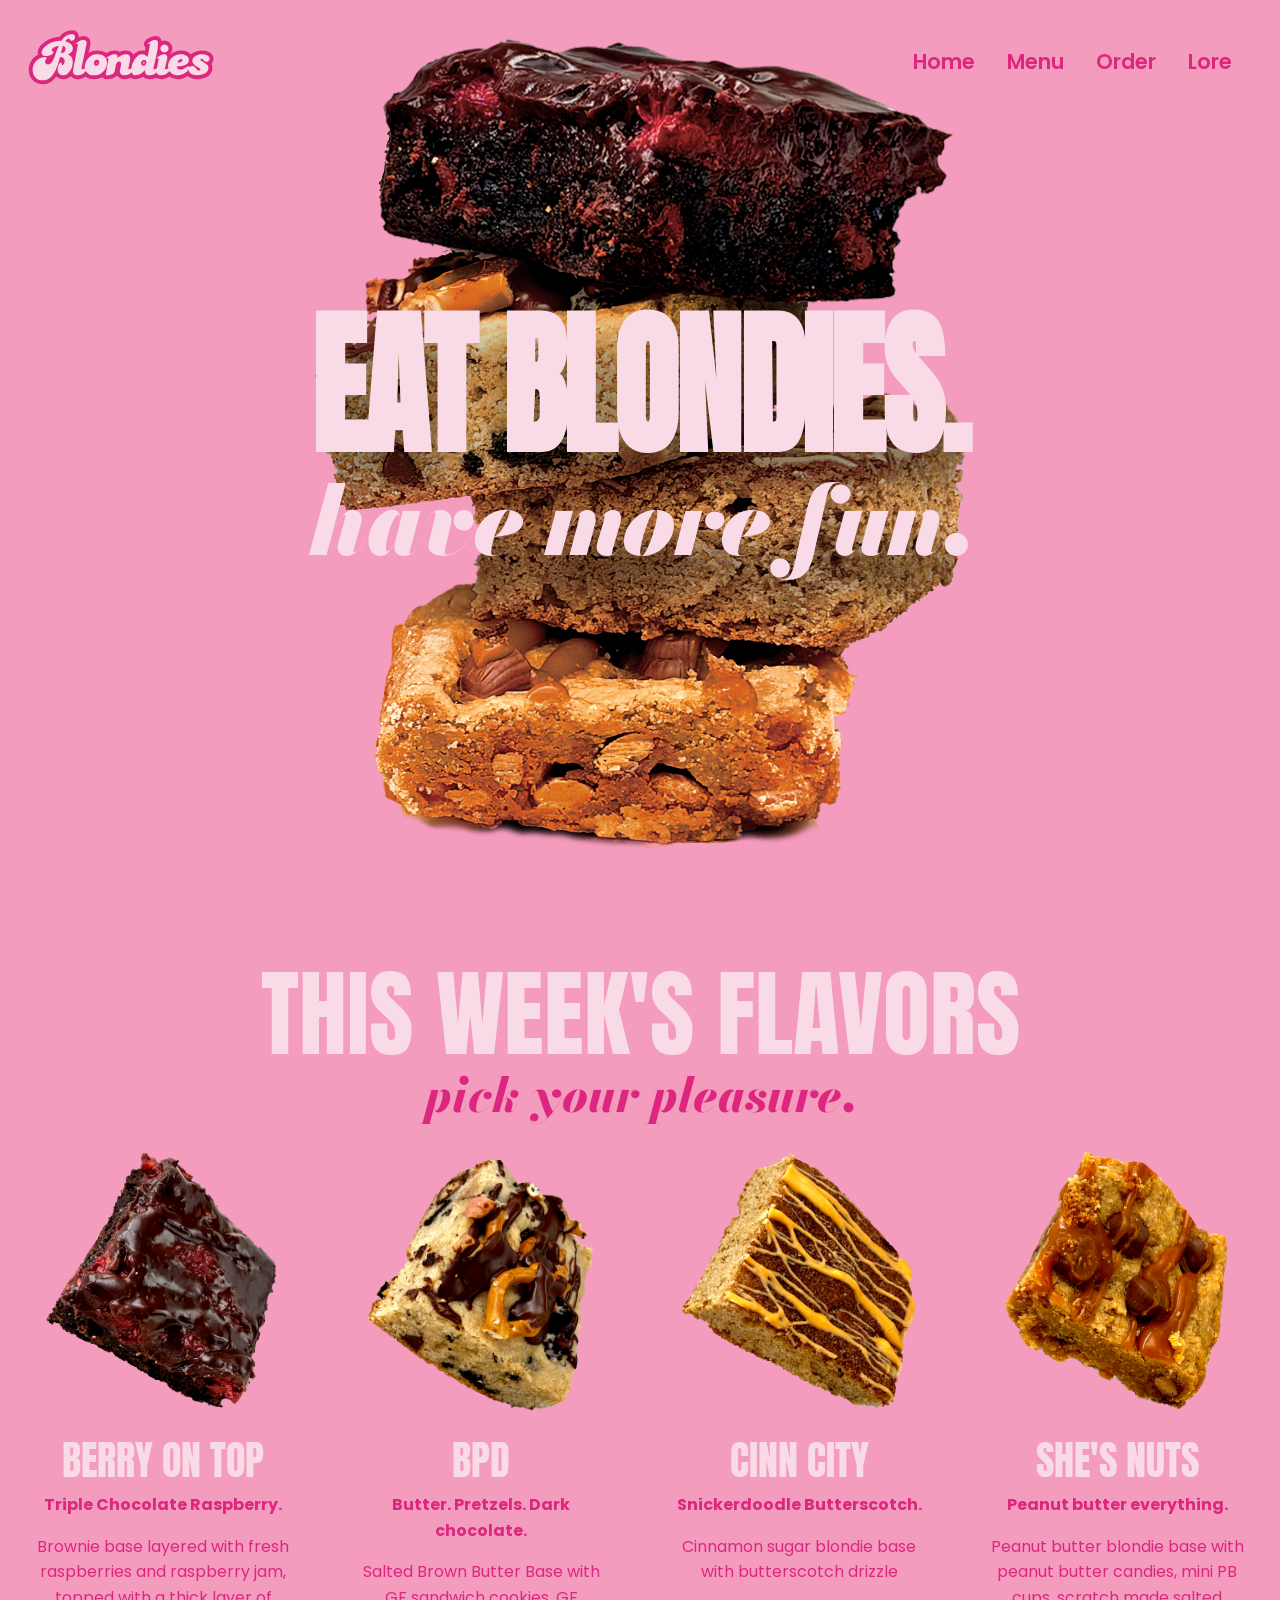
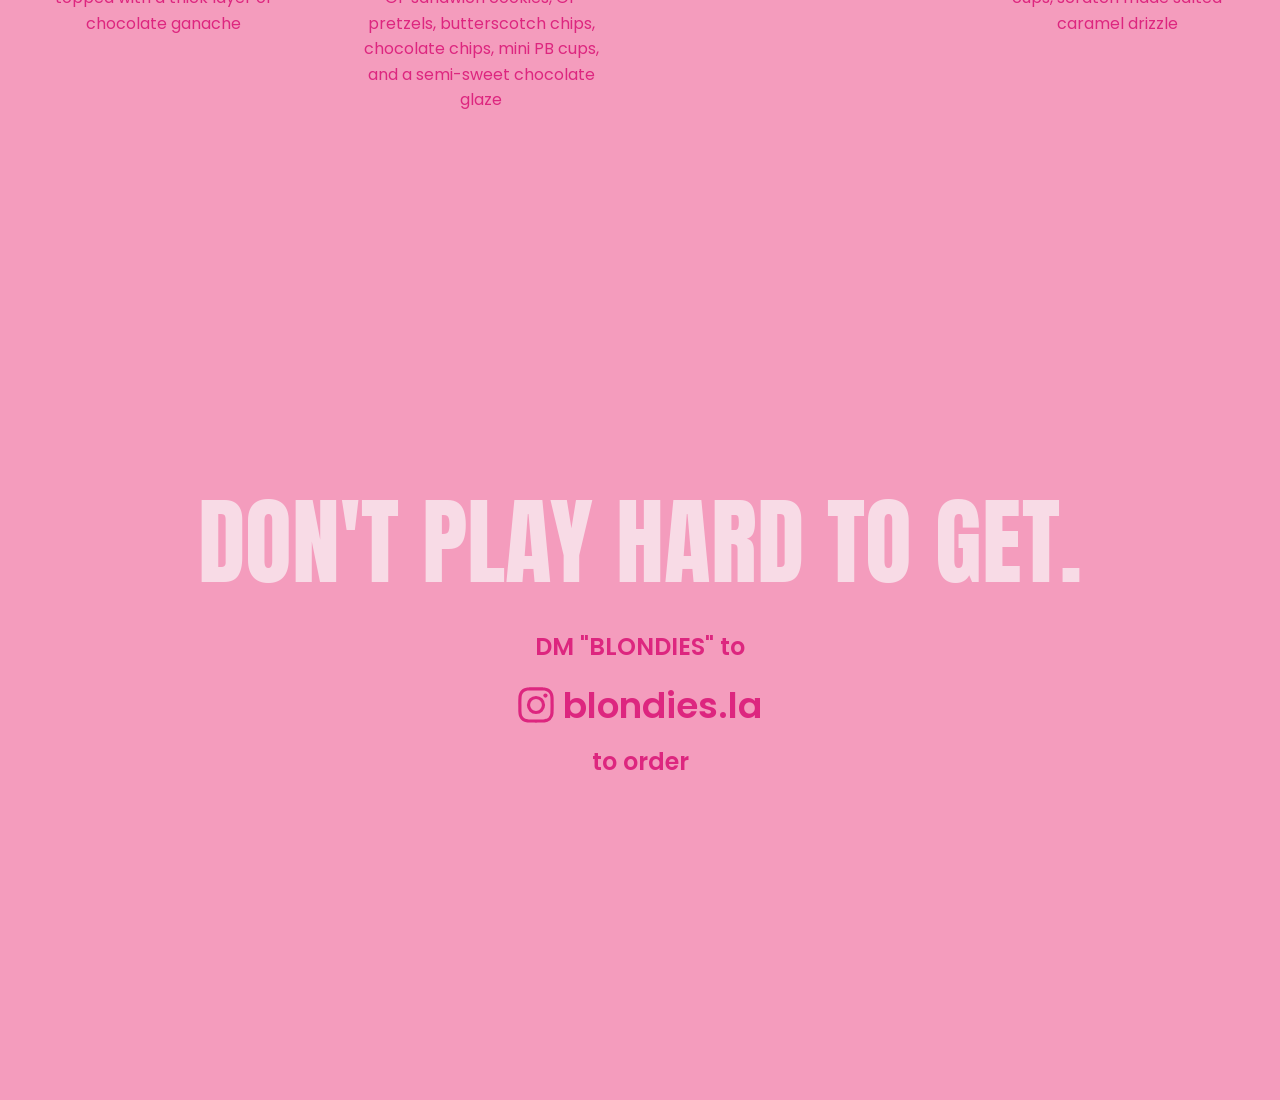
<file: index.html>
<!DOCTYPE html>
<html lang="en">
<head>
  <meta charset="UTF-8">
  <meta name="viewport" content="width=device-width, initial-scale=1.0">
  <title>Blondies Bakery</title>
  <link rel="icon" type="image/png" href="/blondies-b.png">

  <link rel="config">
  <link rel="stylesheet" href="styles.css">
  <link rel="preconnect" href="https://fonts.googleapis.com">
  <link rel="preconnect" href="https://fonts.gstatic.com" crossorigin>
  <link href="https://fonts.googleapis.com/css2?family=Anton&amp;family=Bodoni+Moda:ital,wght@0,400..900;1,400..900&amp;family=Poppins:wght@400;600;700;800&amp;display=swap" rel="stylesheet">

  <script src="/components/navbar.js"></script>
  <script src="/components/fit-headline.js"></script>

</head>
<body>

  <nav-bar></nav-bar>

  <section id="home">

    <div class="hero-page">

      <img id="bigcookie" src="/assets/blondies_stack_shadow-alt.png">

      <fit-headline>
        <h1 class="headline">
          <span class="top-line">EAT BLONDIES.</span>
          <span class="subtitle">have more fun.</span>
        </h1>
      </fit-headline>

      
    </div>
  </section>
  
  <section id="menu">
    <h1>THIS WEEK'S FLAVORS</h1>
    <h2>pick your pleasure.</h2>
    <div class="gridbox">
      <div class="itembox">

        <img src="/assets/products/chocolate.png" id="itemimg">

        <div>
          <h3>BERRY ON TOP</h3>

          <h4>Triple Chocolate Raspberry.</h4>
          <p>
            Brownie base layered with fresh raspberries and raspberry jam, topped with a thick layer of chocolate ganache
          </p>
        </div>
      </div>

      <div class="itembox">

        <img src="/assets/products/bpd.png" id="itemimg">

        <div>
          <h3>BPD</h3>

          <h4>Butter. Pretzels. Dark chocolate.</h4>
          <p>
            Salted Brown Butter Base with GF sandwich cookies, GF pretzels, butterscotch chips, chocolate chips, mini PB cups, and a semi-sweet chocolate glaze 
          </p>
        </div>
      </div>

      <div class="itembox">

        <img src="/assets/products/cinnamon.png" id="itemimg">

        <div>
          <h3>CINN CITY</h3>
          <h4>Snickerdoodle Butterscotch.</h4>
          <p>
            Cinnamon sugar blondie base with butterscotch drizzle
          </p>
        </div>
      </div>

      <div class="itembox">

        <img src="/assets/products/nutjob.png" id="itemimg">

        <div>
          <h3>SHE'S NUTS</h3>
          <h4>Peanut butter everything.</h4>
          <p>
            Peanut butter blondie base with peanut butter candies, mini PB cups, scratch made salted caramel drizzle
          </p>
        </div>
      </div>
    </div>
    
  </section>

  <section id="order">
    <h1>DON'T PLAY HARD TO GET.</h1>

    <div class="paragraph-holder">
      <p>
         
        <br>
        <span class="bold">DM "BLONDIES" to <br><br><a href="https://instagram.com/blondies.la"><img class="icon" src="/assets/instagram_simple_icon.svg" alt="instagram icon"> blondies.la</a><br><br>to order</span>
        <br>
        <br>
        
        
      </p>
    </div>
    
  </section>

  

</body>
</html>
</file>
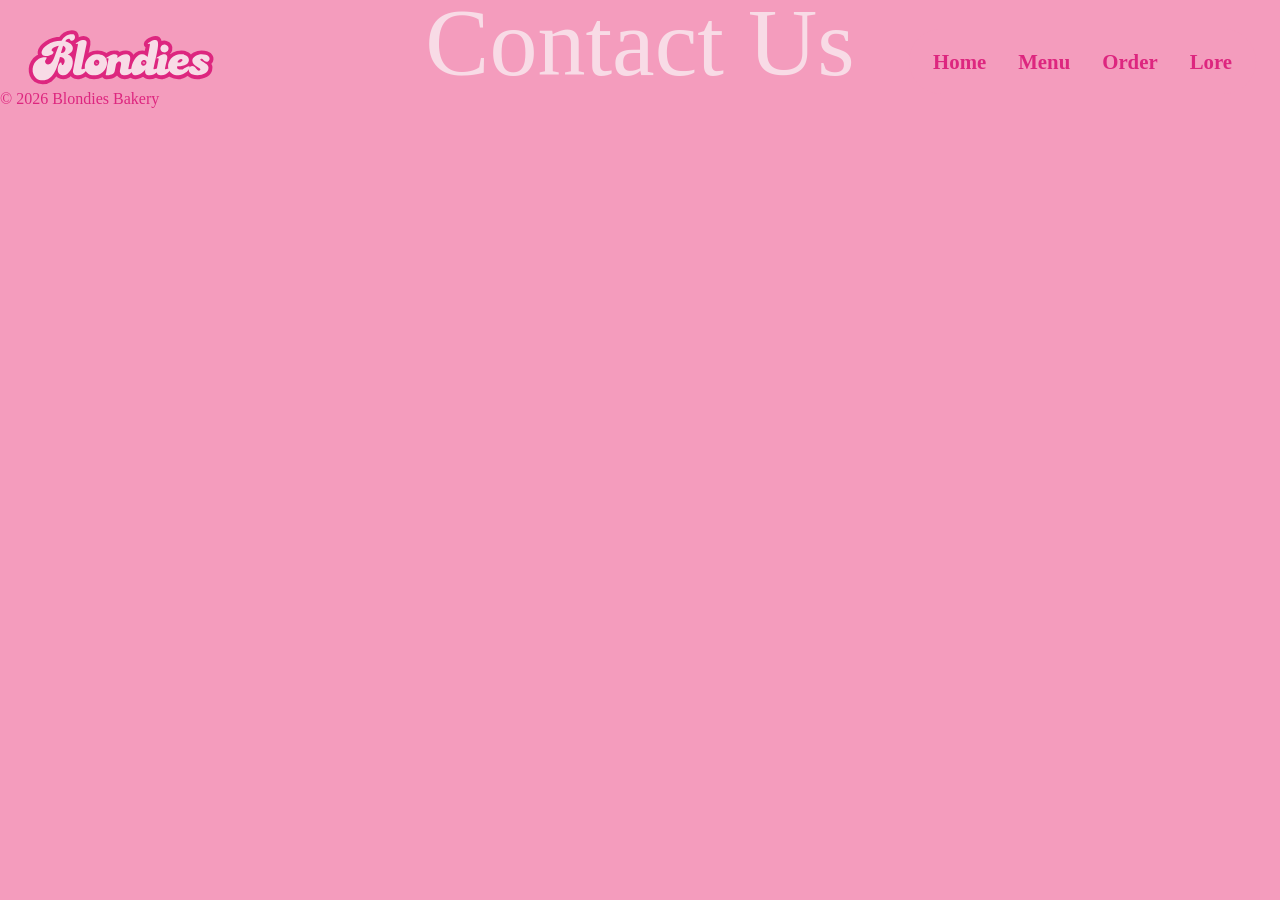
<file: contact.html>
<!DOCTYPE html>
<html lang="en">
<head>
<meta charset="UTF-8">
<meta name="viewport" content="width=device-width, initial-scale=1.0">
<title>Blondies Bakery - Contact Us</title>
<link rel="stylesheet" href="styles.css">

<script src="./components/navbar.js"></script>

</head>
<body>
  <nav-bar></nav-bar>

  <h1>Contact Us</h1>

  <div></div>

  <footer>
    <div>&copy; 2026 Blondies Bakery</div>
  </footer>

</body>
</html>
</file>
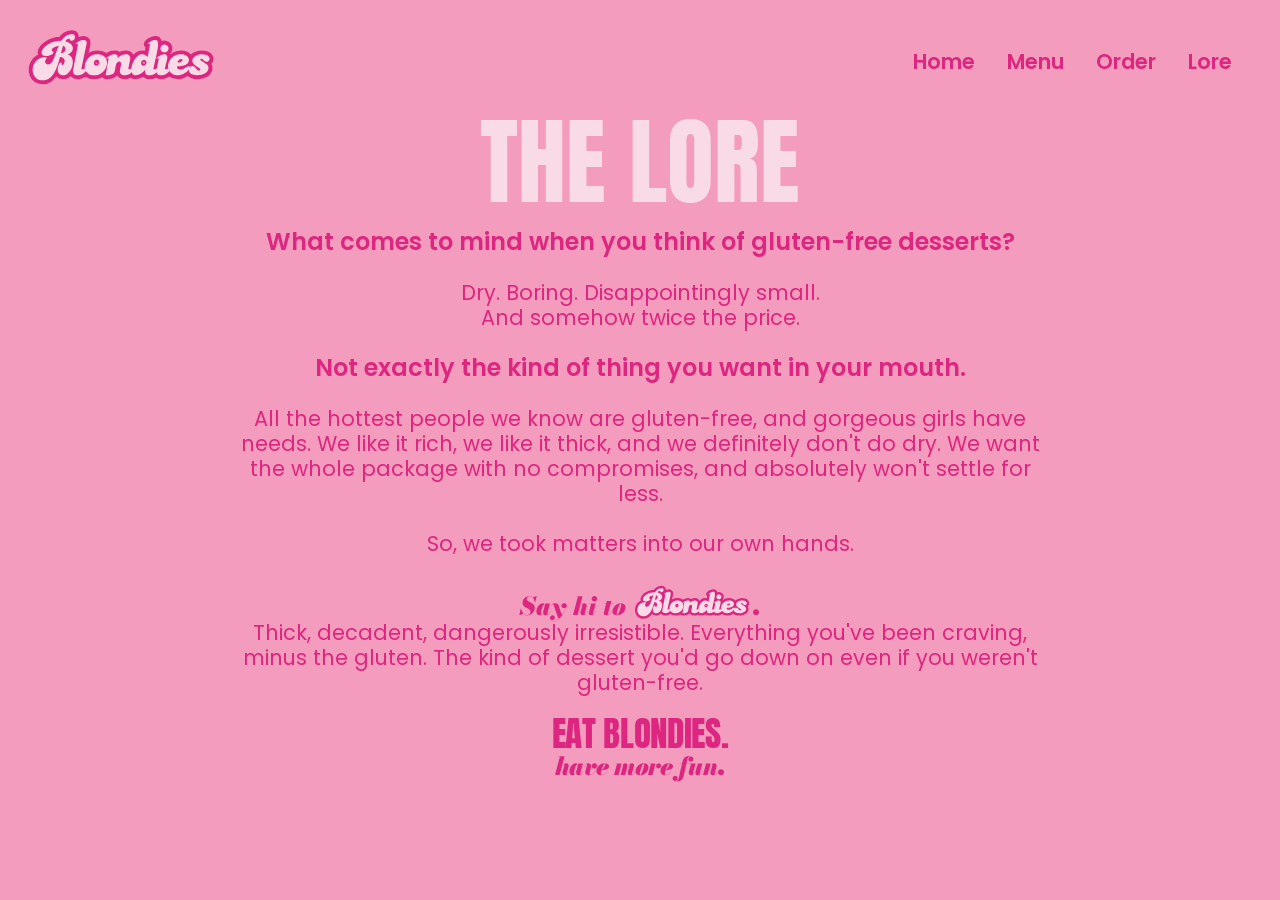
<file: lore.html>
<!DOCTYPE html>
<html lang="en">
  <head>
    <meta charset="UTF-8">
    <meta name="viewport" content="width=device-width, initial-scale=1.0">
    
    <title>Blondies Bakery - The Lore</title>
    <link rel="stylesheet" href="./styles.css">
    <link rel="icon" href="./blondies-b.png" type="image/x-icon">
    <link href="https://fonts.googleapis.com/css2?family=Anton&amp;family=Bodoni+Moda:ital,wght@0,400..900;1,400..900&amp;family=Poppins:wght@400;600;700;800&amp;display=swap" rel="stylesheet">

    <script src="/components/navbar.js"></script>
  </head>
  <body>

    <nav-bar></nav-bar>
    
    <section id="lore">
      <h1>THE LORE</h1>

      <div class="paragraph-holder">
        <p><span class="bold">What comes to mind when you think of gluten-free desserts?</span>
          <br><br>
          Dry. Boring. Disappointingly small. 
          <br>
          And somehow twice the price.
          <br>
          <br>
          <span class="bold">Not exactly the kind of thing you want in your mouth.</span>
          <br>
          <br>
          All the hottest people we know are gluten-free, and gorgeous girls have needs. 
          
          We like it rich, we like it thick, and we definitely don't do dry.

          We want the whole package with no compromises, and absolutely won't settle for less.
          <br>
          <br>
          So, we took matters into our own hands.
          
          <br>
          <br>

          <span class="bold">Say hi to <img class="blondies-p-logo" src="/assets/blondies_logo.svg" alt="Blondies">.</span>
          <br>
          Thick, decadent, dangerously irresistible. Everything you've been craving, minus the gluten.

          The kind of dessert you'd go down on even if you weren't gluten-free.
          <br>
          <br>
          <span class="headline-lore">EAT BLONDIES.</span>
          <br>
          <span class="subtitle-lore">have more fun.</span>
        </p>
      </div>
      
    </section>

  </body>
</html>
</file>
<file: styles.css>
:root {
    --lightpink: #f8dbe6;
    --darkpink: #dd267f;
    --accent1: #f49cbd;
    --accent2: #541630;
    --accent3: #f2bc53;
    --accent4: #f3ac5b;
    --headlinered: #c60d5e;

    --titlescale: 1.2;

    /* Navbar height, used for the anchor-link offset below.
       Desktop is roughly logo (4rem) + nav padding (1.5rem x 2). */
    --nav-h: 7rem;

    --section-offset: 1rem;
}

* { box-sizing: border-box; margin: 0; padding: 0; }

html{
    scroll-behavior: smooth;
}

body {
    display: flex;
    font-family: "Poppins";
    background: var(--accent1);
    color: var(--darkpink);
    line-height: 1.6;
    z-index: 0;
    width: 100%;
    flex-direction: column;
}

a {
    text-decoration: none; 
}

/* ---------- Navbar ---------- */

nav-bar {
    display: flex;
    justify-content: space-between;
    align-items: center;
    padding: 1.5rem;
    background: transparent;
    position: fixed;
    top: 0;
    right: 0;
    left: 0;
    z-index: 100;
    box-sizing: border-box;
}

nav ul {
    display: flex;
    list-style: none;
    gap: 2rem;
    font-size: 1rem;
    padding: 1rem 1.5rem;
    background-color: var(--accent1);
    border-radius: 100px;
}

nav a {
    color: var(--darkpink);
    font-size: 1.3rem;
    transition: color 200ms;
    font-weight: 600;
}

nav a:hover {
    color: var(--lightpink);
}

.logo img {
    height: 4rem;
    width: auto;
    filter: drop-shadow(0px 0px 5px transparent);
    transition: filter 200ms;
}

.logo img:hover {
    filter: drop-shadow(0px 0px 5px var(--lightpink));
}

/* hamburger button: hidden on desktop */
nav-bar .menu-toggle {
    display: none;
}

/* ---------- Hero ---------- */

.hero-page {
    width: 100%;
    min-height: 100svh;
    position: relative;
    display: grid;
    place-items: center;
    overflow: clip;
}

fit-headline {
    display: block;
    z-index: 10;
    position: relative;
}

.headline {
    display: flex;
    flex-direction: column;
    align-items: center;
    z-index: 10;
    font-size: 1em;
    position: relative;
    color: var(--lightpink);
    font-family: "Anton";
    font-weight: 700;
    text-align: center;
}

.top-line {
    letter-spacing: -0.01em;
    transform: scaleY(var(--titlescale));
    transform-origin: bottom;
    white-space: nowrap;
}

.subtitle {
    font-family: "Bodoni Moda";
    font-style: italic;
    font-weight: 900;
    font-size: 6rem;
    position: relative;
    letter-spacing: -0.02em;
    color: var(--lightpink);
    margin-top: -0.7em;
    white-space: nowrap;
}

#bigcookie {
    position: absolute;
    z-index: 5;
    left: 50%;
    transform: translateX(-50%);
    height: calc(var(--sub-size, 11svh) * 8.5);
    width: auto;
    max-width: 85%;
    object-fit: contain;
    max-height: 100vh;
    margin-bottom: 1rem;
}

/* ---------- Typography ---------- */

h1 {
    font-family: 'Anton';
    color: var(--lightpink);
    font-size: 6rem;
    font-weight: 200;
    text-align: center;
    
}

h1:not(.headline){
    line-height: 0.9;
}

h2 {
    font-family: 'Bodoni Moda';
    font-style: italic;
    font-weight: 800;
    font-size: 3rem;
    text-align: center;
}

/* ---------- Sections ---------- */

section {
    min-height: 100svh;
    display:grid;
    align-content: center;
    box-sizing: border-box;
    height: fit-content;
    justify-items: center;
}

/* every section except the hero stops below the fixed navbar
   when reached through an anchor link */
section:not(#home) {
    scroll-margin-top: var(--section-offset);
}

/* ---------- Menu ---------- */

.itembox {
    display: flex;
    flex-direction: column;
    width: 100%;
    padding: 1rem;
    margin: 0;
    max-width: 500px;
    text-align: center;
    box-sizing: border-box;
}

.itembox img {
    width: 100%;
    aspect-ratio: 1/1;
    object-fit: contain;
    display: block;
    border-radius: 12px;
    margin-bottom: 1rem;
}

.itembox h3 {
    font-weight: 200;
    font-family: 'Anton';
    color: var(--lightpink);
    font-size: 2.5rem;
}

.itembox h4{
    font-weight: 700;
    font-size: 1rem;
    margin-bottom: 1rem;
}

#menu .gridbox {
    --gap: 1.5rem;
    display: grid;
    grid-template-columns: repeat(4, minmax(0, 1fr));
    gap: var(--gap);
    justify-items: center;
    max-width: 1400px;
    margin: 0 auto;
    padding: 0 1rem;
    box-sizing: border-box;
}

@media (max-width: 1100px) {
    #menu .gridbox {
        grid-template-columns: repeat(2, minmax(0, 1fr));
    }
}

@media (max-width: 600px) {
    #menu .gridbox {
        grid-template-columns: 1fr;
    }
}

@media (max-width: 1024px) {
    :root {
        --section-offset: 2rem;   /* mobile, tuned separately */
    }
}

/* ---------- Lore / paragraphs ---------- */

section .paragraph-holder {
    min-width: 400px;
    align-items: center;
}

.paragraph-holder p {
    margin: 0 10%;
    max-width: 1000px;
    text-align: center;
    font-size: 1.3rem;
    line-height: 1.2em;
    margin-top: 1.2em;
}

.bold{
    font-weight: 600;
    font-size: 1.5rem;
}

.blondies-p-logo {
    height: 1.6em;
    vertical-align: -0.25em;
}

.bold:has(.blondies-p-logo) {
    font-size: 1.2em;
    font-family: "Bodoni Moda";
    font-style: italic;
    font-weight: 900;
}

.headline-lore{
    font-family: 'Anton';
    font-size: 1.7em;
    letter-spacing: -0.01em;
    margin-bottom: -1rem;
}

.subtitle-lore{
    font-family: 'Bodoni Moda';
    font-style: italic;
    font-weight: 900;
    font-size: 1.2em;
    letter-spacing: -0.02em;
    padding-bottom: 3rem;
}

/* ---------- Phones and tablets: compact navbar + hamburger ---------- */

@media (max-width: 1024px) {
    :root {
        --nav-h: 3.25rem;
    }

    nav-bar {
        height: var(--nav-h);
        padding: 0 1rem;
    }

    nav-bar .logo img {
        height: calc(var(--nav-h) * 0.6);
        width: auto;
        display: block;
    }

    /* hamburger button */
    nav-bar .menu-toggle {
        display: flex;
        flex-direction: column;
        justify-content: center;
        align-items: center;
        gap: 5px;
        width: 2.5rem;
        height: 2.5rem;
        padding: 0;
        background: var(--accent1);
        border: 0;
        border-radius: 50%;
        cursor: pointer;
    }

    .menu-toggle span {
        display: block;
        width: 1.5rem;
        height: 2px;
        background: var(--darkpink);
        transition: transform 0.2s, opacity 0.2s;
    }

    /* animate into an X when open (7px = 5px gap + 2px bar) */
    nav-bar.open .menu-toggle span:nth-child(1) { transform: translateY(7px) rotate(45deg); }
    nav-bar.open .menu-toggle span:nth-child(2) { opacity: 0; }
    nav-bar.open .menu-toggle span:nth-child(3) { transform: translateY(-7px) rotate(-45deg); }

    /* dropdown panel */
    nav-bar nav {
        display: none;
        position: absolute;
        top: calc(100% + 0.25rem);
        left: 2rem;
        right: 2rem;
        background: var(--lightpink);
        border-radius: 2rem;
        padding: 0.5rem;
    }

    nav-bar.open nav {
        display: block;
    }

    nav-bar nav ul {
        flex-direction: column;
        gap: 0;
        padding: 0;
        background: transparent;
        border-radius: 0;
    }

    nav-bar nav a {
        display: block;
        padding: 0.75rem 1rem;
        text-align: center;
    }

    /* the desktop hover colour is the same as this panel's background */
    nav-bar nav a:hover {
        color: var(--headlinered);
    }
}

.inputholder {
    display: flex;
    flex-direction: column;
    min-width: 20rem;
    align-items: center;
    height: fit-content;
}

input, textarea, button {
    border: none;
    padding: 1rem;
    margin: 1rem;
    display: block;
    background-color: var(--lightpink);
    font-family: 'Poppins';
    caret-color: var(--darkpink);
    color: var(--darkpink);
    font-size: 1.5rem;
    border: 2px solid transparent;
    transition: border 200ms;
}

input:focus, textarea:focus{
    outline: 2px solid var(--darkpink);
}

input:hover, textarea:hover, button:hover {
    border: 2px solid var(--darkpink);
}

input, button {
    border-radius: 300px;
    
}

button {
    font-family: 'Anton';
    color: var(--darkpink);
    font-size: 2rem;
    padding: 0.5rem 1.5rem;
    
}

textarea {
    border-radius: 30px;
    height: 20rem;
    min-width: 95%;
    resize: none;
}

::placeholder {
    color: var(--accent1);
    font-size: 1.5rem;
    font-weight: 600;
}

a {
    font-size: 1.5em;
    font-weight: 600;
    color: var(--darkpink);
    transition: color 200ms;
    white-space: nowrap;
}

a:hover {
    color:var(--lightpink);
}

.icon {
    height: 1em;
    vertical-align: -0.15em;
}
</file>
